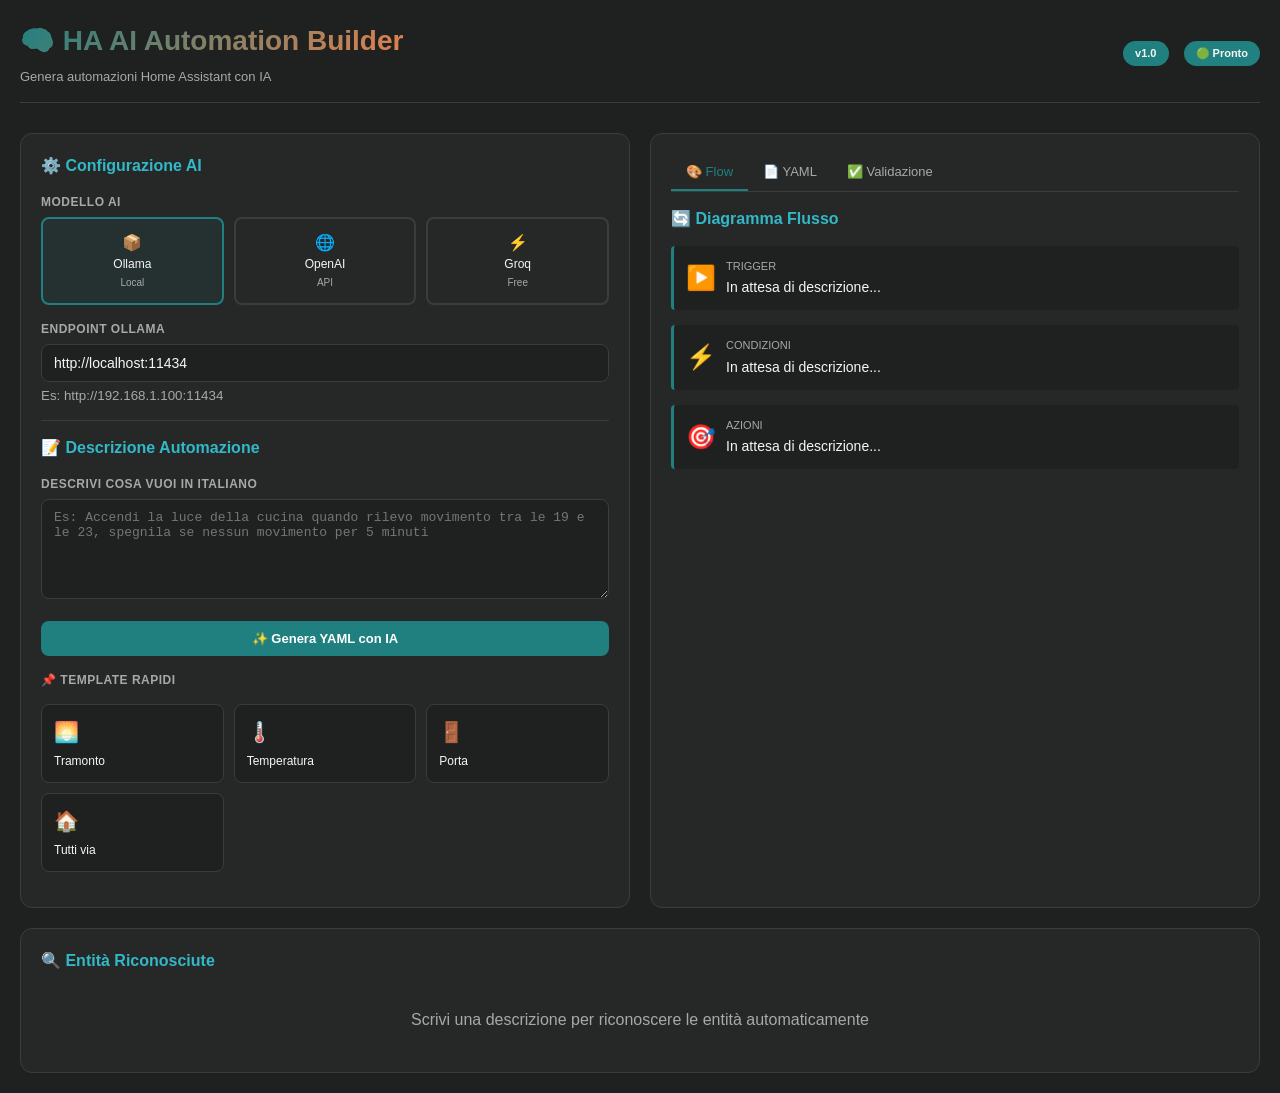
<file: custom_components/ai_automation-builder/frontend/index.html>
<!DOCTYPE html>
<html lang="it">
<head>
    <meta charset="UTF-8">
    <meta name="viewport" content="width=device-width, initial-scale=1.0">
    <title>Home Assistant AI Automation Builder</title>
    <style>
        :root {
            --primary: #208080;
            --primary-light: #32b8c6;
            --accent: #e6814d;
            --danger: #c0152f;
            --success: #218080;
            --bg: #1f2121;
            --surface: #262828;
            --border: #3a3d3d;
            --text: #f5f5f5;
            --text-secondary: #a7a9a9;
        }

        * { box-sizing: border-box; }
        
        html, body {
            margin: 0;
            padding: 0;
            font-family: -apple-system, BlinkMacSystemFont, 'Segoe UI', sans-serif;
            background: var(--bg);
            color: var(--text);
            line-height: 1.5;
        }

        .container {
            display: grid;
            grid-template-columns: 1fr 1fr;
            gap: 20px;
            padding: 20px;
            max-width: 1400px;
            margin: 0 auto;
            min-height: 100vh;
        }

        @media (max-width: 1024px) {
            .container { grid-template-columns: 1fr; }
        }

        /* Header */
        .header {
            grid-column: 1 / -1;
            display: flex;
            align-items: center;
            justify-content: space-between;
            margin-bottom: 10px;
            padding-bottom: 15px;
            border-bottom: 1px solid var(--border);
        }

        .header h1 {
            margin: 0;
            font-size: 28px;
            background: linear-gradient(135deg, var(--primary) 0%, var(--accent) 100%);
            -webkit-background-clip: text;
            -webkit-text-fill-color: transparent;
            background-clip: text;
        }

        .header-info {
            display: flex;
            gap: 15px;
            align-items: center;
            font-size: 12px;
        }

        .badge {
            background: var(--primary);
            padding: 4px 12px;
            border-radius: 20px;
            font-size: 11px;
            font-weight: 600;
        }

        /* Section */
        .section {
            background: var(--surface);
            border: 1px solid var(--border);
            border-radius: 12px;
            padding: 20px;
        }

        .section-title {
            font-size: 16px;
            font-weight: 600;
            margin: 0 0 15px 0;
            display: flex;
            align-items: center;
            gap: 8px;
            color: var(--primary-light);
        }

        /* Form */
        .form-group {
            margin-bottom: 15px;
        }

        label {
            display: block;
            font-size: 12px;
            font-weight: 600;
            margin-bottom: 6px;
            color: var(--text-secondary);
            text-transform: uppercase;
            letter-spacing: 0.5px;
        }

        input, textarea, select {
            width: 100%;
            padding: 10px 12px;
            border: 1px solid var(--border);
            border-radius: 8px;
            background: var(--bg);
            color: var(--text);
            font-family: inherit;
            font-size: 14px;
            transition: all 200ms ease;
        }

        input:focus, textarea:focus, select:focus {
            outline: none;
            border-color: var(--primary);
            box-shadow: 0 0 0 3px rgba(32, 128, 128, 0.1);
        }

        textarea {
            resize: vertical;
            min-height: 100px;
            font-family: 'Monaco', 'Menlo', monospace;
            font-size: 13px;
        }

        /* Buttons */
        .btn {
            padding: 10px 20px;
            border: none;
            border-radius: 8px;
            font-size: 13px;
            font-weight: 600;
            cursor: pointer;
            transition: all 200ms ease;
            display: inline-flex;
            align-items: center;
            gap: 8px;
        }

        .btn-primary {
            background: var(--primary);
            color: white;
        }

        .btn-primary:hover { background: var(--primary-light); }
        .btn-primary:active { transform: scale(0.98); }

        .btn-secondary {
            background: var(--border);
            color: var(--text);
        }

        .btn-secondary:hover { background: var(--primary); }

        .btn-small {
            padding: 6px 12px;
            font-size: 12px;
        }

        .btn-block {
            width: 100%;
            justify-content: center;
        }

        /* AI Model Selector */
        .model-selector {
            display: grid;
            grid-template-columns: repeat(auto-fit, minmax(100px, 1fr));
            gap: 10px;
            margin-bottom: 15px;
        }

        .model-option {
            padding: 12px;
            border: 2px solid var(--border);
            border-radius: 8px;
            cursor: pointer;
            transition: all 200ms ease;
            text-align: center;
            font-size: 12px;
        }

        .model-option:hover { border-color: var(--primary); }

        .model-option.active {
            border-color: var(--primary);
            background: rgba(32, 128, 128, 0.1);
        }

        /* Flow Diagram */
        .flow-diagram {
            display: flex;
            flex-direction: column;
            gap: 15px;
            margin: 15px 0;
        }

        .flow-item {
            display: flex;
            align-items: center;
            gap: 10px;
            padding: 12px;
            background: var(--bg);
            border-left: 3px solid var(--primary);
            border-radius: 4px;
        }

        .flow-icon {
            font-size: 24px;
            min-width: 30px;
            text-align: center;
        }

        .flow-content {
            flex: 1;
        }

        .flow-label {
            font-size: 11px;
            color: var(--text-secondary);
            text-transform: uppercase;
        }

        .flow-text {
            font-size: 14px;
            margin-top: 3px;
            word-break: break-word;
        }

        /* YAML Display */
        .yaml-display {
            background: var(--bg);
            border: 1px solid var(--border);
            border-radius: 8px;
            padding: 15px;
            font-family: 'Monaco', 'Menlo', monospace;
            font-size: 12px;
            max-height: 400px;
            overflow-y: auto;
            position: relative;
        }

        .yaml-display code {
            color: var(--primary-light);
            line-height: 1.6;
        }

        .copy-btn {
            position: absolute;
            top: 10px;
            right: 10px;
            padding: 6px 12px;
            background: var(--border);
            border: none;
            border-radius: 6px;
            color: var(--text);
            cursor: pointer;
            font-size: 12px;
            z-index: 10;
        }

        /* Validation */
        .validation {
            padding: 12px;
            border-radius: 8px;
            margin-bottom: 10px;
            font-size: 13px;
            display: flex;
            gap: 10px;
            align-items: flex-start;
        }

        .validation.success {
            background: rgba(33, 128, 128, 0.1);
            border-left: 3px solid var(--success);
            color: var(--success);
        }

        .validation.error {
            background: rgba(192, 21, 47, 0.1);
            border-left: 3px solid var(--danger);
            color: var(--danger);
        }

        .validation.warning {
            background: rgba(168, 75, 47, 0.1);
            border-left: 3px solid var(--accent);
            color: var(--accent);
        }

        /* Suggestions */
        .suggestions {
            display: grid;
            grid-template-columns: repeat(auto-fit, minmax(150px, 1fr));
            gap: 10px;
            margin: 15px 0;
        }

        .suggestion-card {
            padding: 12px;
            background: var(--bg);
            border: 1px solid var(--border);
            border-radius: 8px;
            cursor: pointer;
            transition: all 200ms ease;
            font-size: 12px;
        }

        .suggestion-card:hover {
            border-color: var(--primary);
            transform: translateY(-2px);
        }

        .suggestion-icon {
            font-size: 20px;
            margin-bottom: 5px;
        }

        /* Tabs */
        .tabs {
            display: flex;
            border-bottom: 1px solid var(--border);
            gap: 0;
            margin-bottom: 15px;
        }

        .tab {
            padding: 10px 15px;
            border: none;
            background: transparent;
            color: var(--text-secondary);
            cursor: pointer;
            font-size: 13px;
            border-bottom: 2px solid transparent;
            transition: all 200ms ease;
        }

        .tab.active {
            color: var(--primary);
            border-bottom-color: var(--primary);
        }

        .tab-content {
            display: none;
        }

        .tab-content.active {
            display: block;
        }

        /* Loading */
        .spinner {
            display: inline-block;
            width: 16px;
            height: 16px;
            border: 2px solid var(--border);
            border-top-color: var(--primary);
            border-radius: 50%;
            animation: spin 0.8s linear infinite;
        }

        @keyframes spin {
            to { transform: rotate(360deg); }
        }

        /* Responsive */
        .grid-2 {
            display: grid;
            grid-template-columns: 1fr 1fr;
            gap: 10px;
        }

        @media (max-width: 640px) {
            .grid-2 { grid-template-columns: 1fr; }
            .container { gap: 10px; padding: 10px; }
            .section { padding: 15px; }
        }
    </style>
</head>
<body>
    <div class="container">
        <!-- Header -->
        <div class="header">
            <div>
                <h1>🧠 HA AI Automation Builder</h1>
                <p style="margin: 5px 0 0 0; color: var(--text-secondary); font-size: 13px;">Genera automazioni Home Assistant con IA</p>
            </div>
            <div class="header-info">
                <div class="badge">v1.0</div>
                <div class="badge" style="background: var(--success);">🟢 Pronto</div>
            </div>
        </div>

        <!-- LEFT PANEL: Input & Configuration -->
        <div class="section" style="grid-column: 1;">
            <div class="section-title">⚙️ Configurazione AI</div>

            <div class="form-group">
                <label>Modello AI</label>
                <div class="model-selector">
                    <div class="model-option active" data-model="local">
                        <div style="font-size: 16px;">📦</div>
                        <div>Ollama<br><span style="font-size: 10px; color: var(--text-secondary);">Local</span></div>
                    </div>
                    <div class="model-option" data-model="openai">
                        <div style="font-size: 16px;">🌐</div>
                        <div>OpenAI<br><span style="font-size: 10px; color: var(--text-secondary);">API</span></div>
                    </div>
                    <div class="model-option" data-model="groq">
                        <div style="font-size: 16px;">⚡</div>
                        <div>Groq<br><span style="font-size: 10px; color: var(--text-secondary);">Free</span></div>
                    </div>
                </div>
            </div>

            <div class="form-group" id="ollama-config">
                <label>Endpoint Ollama</label>
                <input type="text" id="ollamaEndpoint" placeholder="http://localhost:11434" value="http://localhost:11434">
                <small style="color: var(--text-secondary); margin-top: 4px; display: block;">Es: http://192.168.1.100:11434</small>
            </div>

            <div class="form-group" id="openai-config" style="display: none;">
                <label>OpenAI API Key</label>
                <input type="password" id="openaiKey" placeholder="sk-...">
                <small style="color: var(--text-secondary); margin-top: 4px; display: block;">Ottieni gratuitamente su platform.openai.com</small>
            </div>

            <div class="form-group" id="groq-config" style="display: none;">
                <label>Groq API Key</label>
                <input type="password" id="groqKey" placeholder="gsk_...">
                <small style="color: var(--text-secondary); margin-top: 4px; display: block;">Ottieni gratuitamente su console.groq.com</small>
            </div>

            <hr style="border: none; border-top: 1px solid var(--border); margin: 15px 0;">

            <div class="section-title">📝 Descrizione Automazione</div>

            <div class="form-group">
                <label>Descrivi cosa vuoi in italiano</label>
                <textarea id="automationDescription" placeholder="Es: Accendi la luce della cucina quando rilevo movimento tra le 19 e le 23, spegnila se nessun movimento per 5 minuti"></textarea>
            </div>

            <button class="btn btn-primary btn-block" onclick="generateYAML()">
                <span id="generateBtn">✨ Genera YAML con IA</span>
            </button>

            <div style="margin-top: 15px;">
                <label>📌 Template Rapidi</label>
                <div class="suggestions">
                    <div class="suggestion-card" onclick="useSuggestion('Accendi la luce al tramonto se non sono via casa')">
                        <div class="suggestion-icon">🌅</div>
                        <div>Tramonto</div>
                    </div>
                    <div class="suggestion-card" onclick="useSuggestion('Se la temperatura è superiore a 25°C, accendi il condizionatore')">
                        <div class="suggestion-icon">🌡️</div>
                        <div>Temperatura</div>
                    </div>
                    <div class="suggestion-card" onclick="useSuggestion('Invia notifica se la porta principale si apre quando la casa è in modalità notte')">
                        <div class="suggestion-icon">🚪</div>
                        <div>Porta</div>
                    </div>
                    <div class="suggestion-card" onclick="useSuggestion('Spegni tutti gli accessi quando nessuno è a casa')">
                        <div class="suggestion-icon">🏠</div>
                        <div>Tutti via</div>
                    </div>
                </div>
            </div>
        </div>

        <!-- RIGHT PANEL: Output & Flow -->
        <div class="section" style="grid-column: 2;">
            <div class="tabs">
                <button class="tab active" onclick="switchTab('flow')">🎨 Flow</button>
                <button class="tab" onclick="switchTab('yaml')">📄 YAML</button>
                <button class="tab" onclick="switchTab('validate')">✅ Validazione</button>
            </div>

            <!-- Flow Tab -->
            <div id="flow-tab" class="tab-content active">
                <div class="section-title">🔄 Diagramma Flusso</div>
                <div class="flow-diagram" id="flowDiagram">
                    <div class="flow-item">
                        <div class="flow-icon">▶️</div>
                        <div class="flow-content">
                            <div class="flow-label">Trigger</div>
                            <div class="flow-text">In attesa di descrizione...</div>
                        </div>
                    </div>
                    <div class="flow-item">
                        <div class="flow-icon">⚡</div>
                        <div class="flow-content">
                            <div class="flow-label">Condizioni</div>
                            <div class="flow-text">In attesa di descrizione...</div>
                        </div>
                    </div>
                    <div class="flow-item">
                        <div class="flow-icon">🎯</div>
                        <div class="flow-content">
                            <div class="flow-label">Azioni</div>
                            <div class="flow-text">In attesa di descrizione...</div>
                        </div>
                    </div>
                </div>
            </div>

            <!-- YAML Tab -->
            <div id="yaml-tab" class="tab-content">
                <div class="section-title">📄 YAML Generato</div>
                <div class="yaml-display">
                    <button class="copy-btn" onclick="copyYAML()">📋 Copia</button>
                    <code id="yamlOutput">
# YAML verrà generato qui...
# alias: "Mia Automazione"
# triggers:
#   - trigger: state
#     entity_id: sensor.motion
#     to: "on"
                    </code>
                </div>
                <div style="margin-top: 10px; display: flex; gap: 10px;">
                    <button class="btn btn-secondary btn-block" onclick="downloadYAML()">📥 Scarica YAML</button>
                    <button class="btn btn-secondary btn-block" onclick="importToHA()">🔗 Importa HA</button>
                </div>
            </div>

            <!-- Validation Tab -->
            <div id="validate-tab" class="tab-content">
                <div class="section-title">✅ Validazione</div>
                <div id="validationResults" style="min-height: 200px;">
                    <p style="color: var(--text-secondary); text-align: center; padding: 40px 20px;">
                        Genera prima un'automazione per validarla
                    </p>
                </div>
            </div>
        </div>

        <!-- BOTTOM: Entity Recognition -->
        <div class="section" style="grid-column: 1 / -1;">
            <div class="section-title">🔍 Entità Riconosciute</div>
            <div id="entityList" style="display: grid; grid-template-columns: repeat(auto-fill, minmax(200px, 1fr)); gap: 10px;">
                <div style="text-align: center; color: var(--text-secondary); padding: 20px; grid-column: 1 / -1;">
                    Scrivi una descrizione per riconoscere le entità automaticamente
                </div>
            </div>
        </div>
    </div>

    <script>
        let currentYAML = '';
        let selectedModel = 'local';

        // Model Selection
        document.querySelectorAll('.model-option').forEach(opt => {
            opt.addEventListener('click', function() {
                document.querySelectorAll('.model-option').forEach(o => o.classList.remove('active'));
                this.classList.add('active');
                selectedModel = this.dataset.model;
                updateConfigDisplay();
            });
        });

        function updateConfigDisplay() {
            document.getElementById('ollama-config').style.display = selectedModel === 'local' ? 'block' : 'none';
            document.getElementById('openai-config').style.display = selectedModel === 'openai' ? 'block' : 'none';
            document.getElementById('groq-config').style.display = selectedModel === 'groq' ? 'block' : 'none';
        }

        // Tab Switching
        function switchTab(tab) {
            document.querySelectorAll('.tab-content').forEach(el => el.classList.remove('active'));
            document.querySelectorAll('.tab').forEach(el => el.classList.remove('active'));
            document.getElementById(tab + '-tab').classList.add('active');
            event.target.classList.add('active');
        }

        // Suggestions
        function useSuggestion(text) {
            document.getElementById('automationDescription').value = text;
        }

        // Generate YAML
        async function generateYAML() {
            const description = document.getElementById('automationDescription').value;
            if (!description) {
                alert('Inserisci una descrizione!');
                return;
            }

            const btn = document.getElementById('generateBtn');
            btn.innerHTML = '<span class="spinner"></span> Generazione...';

            try {
                // Simulated AI response (in production, call actual AI API)
                const yamlContent = await callAI(description);
                currentYAML = yamlContent;
                
                document.getElementById('yamlOutput').textContent = yamlContent;
                updateFlowDiagram(yamlContent);
                validateYAML(yamlContent);
                extractEntities(yamlContent);
                
                btn.innerHTML = '✨ Genera YAML con IA';
            } catch (error) {
                alert('Errore: ' + error.message);
                btn.innerHTML = '✨ Genera YAML con IA';
            }
        }

        async function callAI(description) {
            // Demo: returns mock YAML
            // In production: call Ollama, OpenAI, or Groq API
            
            const mockYAML = `- alias: "${description.substring(0, 30)}..."
  description: "Generata da IA - ${new Date().toLocaleString('it-IT')}"
  triggers:
    - trigger: state
      entity_id: sensor.motion_kitchen
      to: "on"
  conditions:
    - condition: time
      after: "19:00:00"
      before: "23:00:00"
    - condition: state
      entity_id: group.persone
      state: "home"
  actions:
    - action: light.turn_on
      target:
        entity_id: light.cucina
      data:
        brightness: 255
    - action: automation.turn_on
      target:
        entity_id: automation.spegni_luce_cucina`;
            
            return mockYAML;
        }

        function updateFlowDiagram(yaml) {
            const triggers = yaml.match(/triggers?:[\s\S]*?(?=conditions|actions|$)/)?.[0] || '';
            const conditions = yaml.match(/conditions?:[\s\S]*?(?=actions|$)/)?.[0] || '';
            const actions = yaml.match(/actions?:[\s\S]*?(?=$)/)?.[0] || '';

            document.getElementById('flowDiagram').innerHTML = `
                <div class="flow-item">
                    <div class="flow-icon">▶️</div>
                    <div class="flow-content">
                        <div class="flow-label">Trigger</div>
                        <div class="flow-text">${triggers ? 'Rileva evento' : 'Non definito'}</div>
                    </div>
                </div>
                <div class="flow-item">
                    <div class="flow-icon">⚡</div>
                    <div class="flow-content">
                        <div class="flow-label">Condizioni</div>
                        <div class="flow-text">${conditions ? 'Verifica condizioni' : 'Nessuna'}</div>
                    </div>
                </div>
                <div class="flow-item">
                    <div class="flow-icon">🎯</div>
                    <div class="flow-content">
                        <div class="flow-label">Azioni</div>
                        <div class="flow-text">${actions ? 'Esegui azioni' : 'Non definite'}</div>
                    </div>
                </div>
            `;
        }

        function validateYAML(yaml) {
            let validations = [];
            
            if (!yaml.includes('triggers') && !yaml.includes('trigger:')) {
                validations.push({ type: 'error', msg: '❌ Nessun trigger definito' });
            } else {
                validations.push({ type: 'success', msg: '✅ Trigger presente' });
            }

            if (!yaml.includes('actions') && !yaml.includes('action:')) {
                validations.push({ type: 'error', msg: '❌ Nessuna azione definita' });
            } else {
                validations.push({ type: 'success', msg: '✅ Azioni presenti' });
            }

            if (!yaml.includes('alias')) {
                validations.push({ type: 'warning', msg: '⚠️ Aggiungi un alias' });
            }

            document.getElementById('validationResults').innerHTML = validations
                .map(v => `<div class="validation ${v.type}">${v.msg}</div>`)
                .join('');
        }

        function extractEntities(yaml) {
            const entities = yaml.match(/entity_id:\s*(\S+)/g) || [];
            const uniqueEntities = [...new Set(entities.map(e => e.replace('entity_id: ', '')))];
            
            document.getElementById('entityList').innerHTML = uniqueEntities.length > 0
                ? uniqueEntities.map(e => `<div style="padding: 10px; background: var(--bg); border-radius: 6px; text-align: center; font-size: 12px;"><code>${e}</code></div>`).join('')
                : '<div style="grid-column: 1 / -1; text-align: center; color: var(--text-secondary); padding: 20px;">Nessuna entità trovata</div>';
        }

        function copyYAML() {
            navigator.clipboard.writeText(document.getElementById('yamlOutput').textContent);
            alert('✅ YAML copiato!');
        }

        function downloadYAML() {
            const element = document.createElement('a');
            element.setAttribute('href', 'data:text/plain;charset=utf-8,' + encodeURIComponent(currentYAML));
            element.setAttribute('download', 'automation.yaml');
            element.style.display = 'none';
            document.body.appendChild(element);
            element.click();
            document.body.removeChild(element);
        }

        function importToHA() {
            alert('Copia il YAML e incollalo in Home Assistant:\nConfiguration > Automations > Edit YAML');
        }
    </script>
</body>
</html>
</file>
